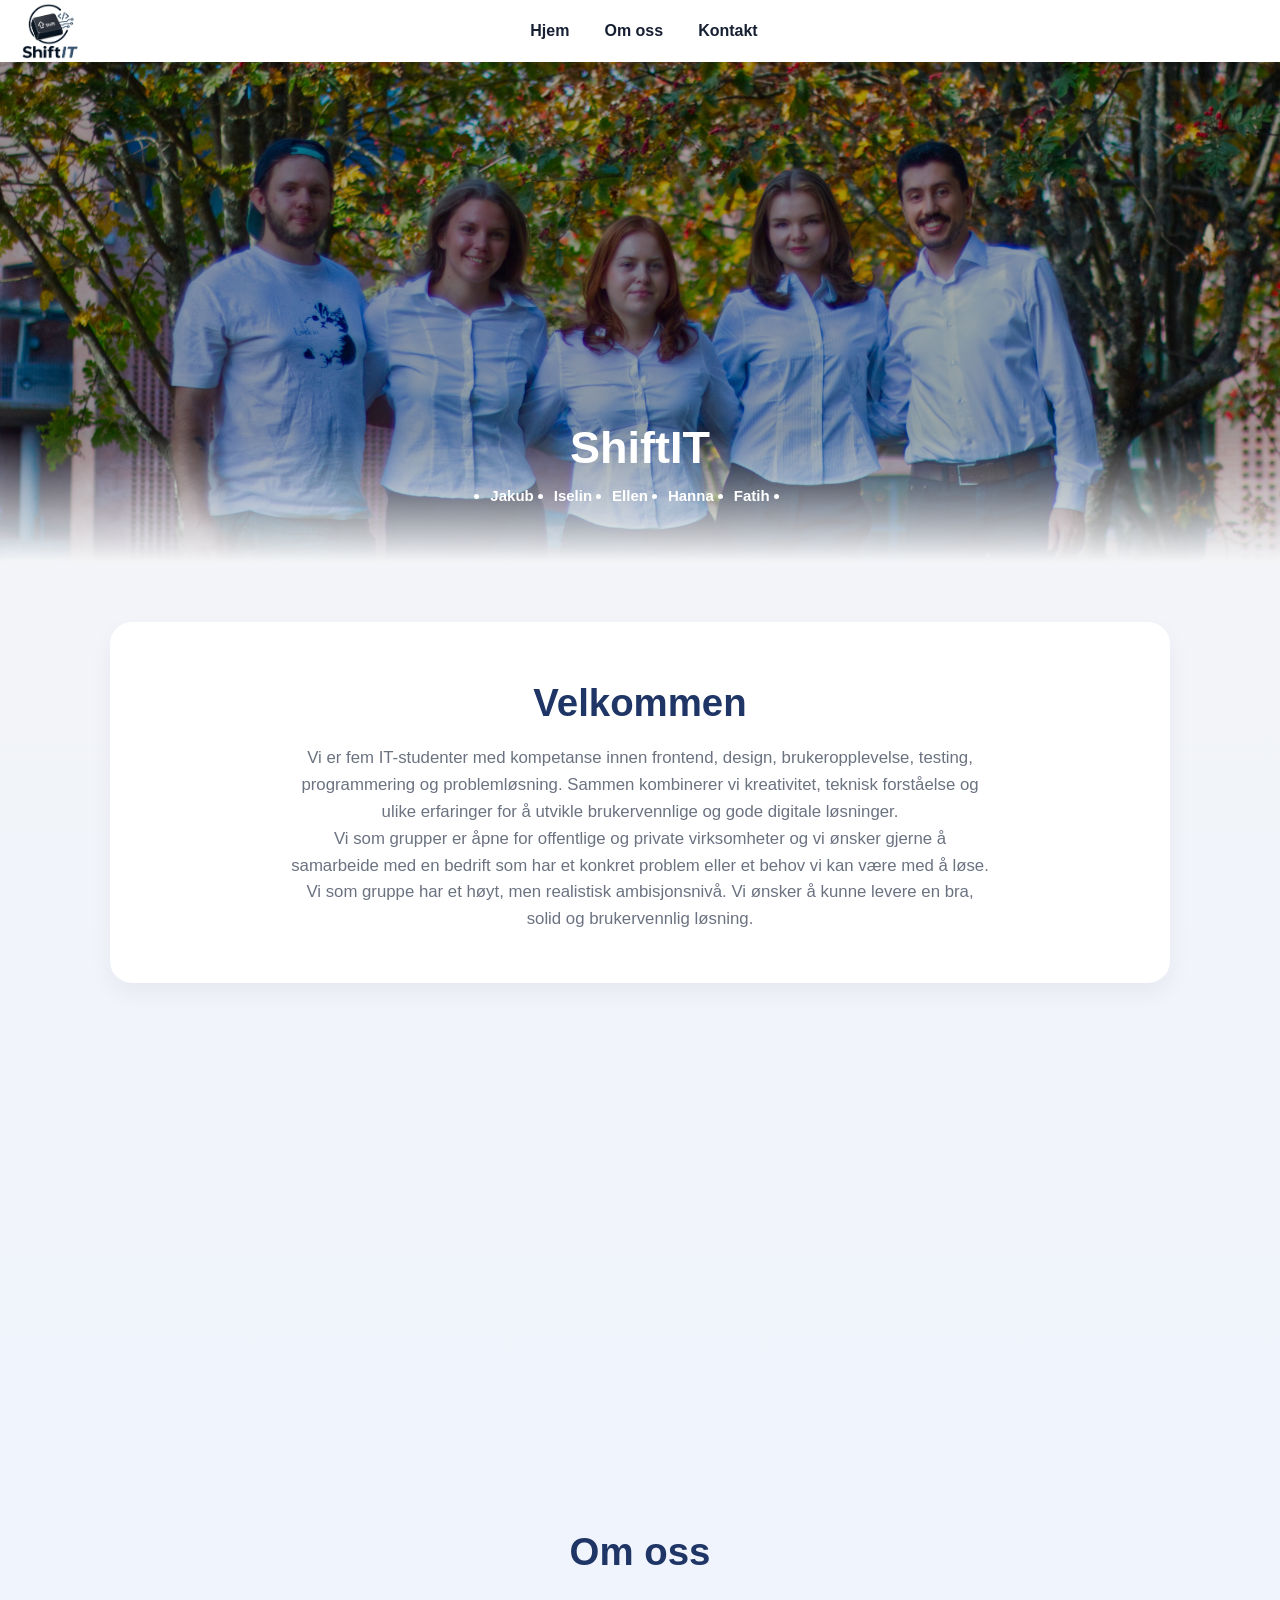
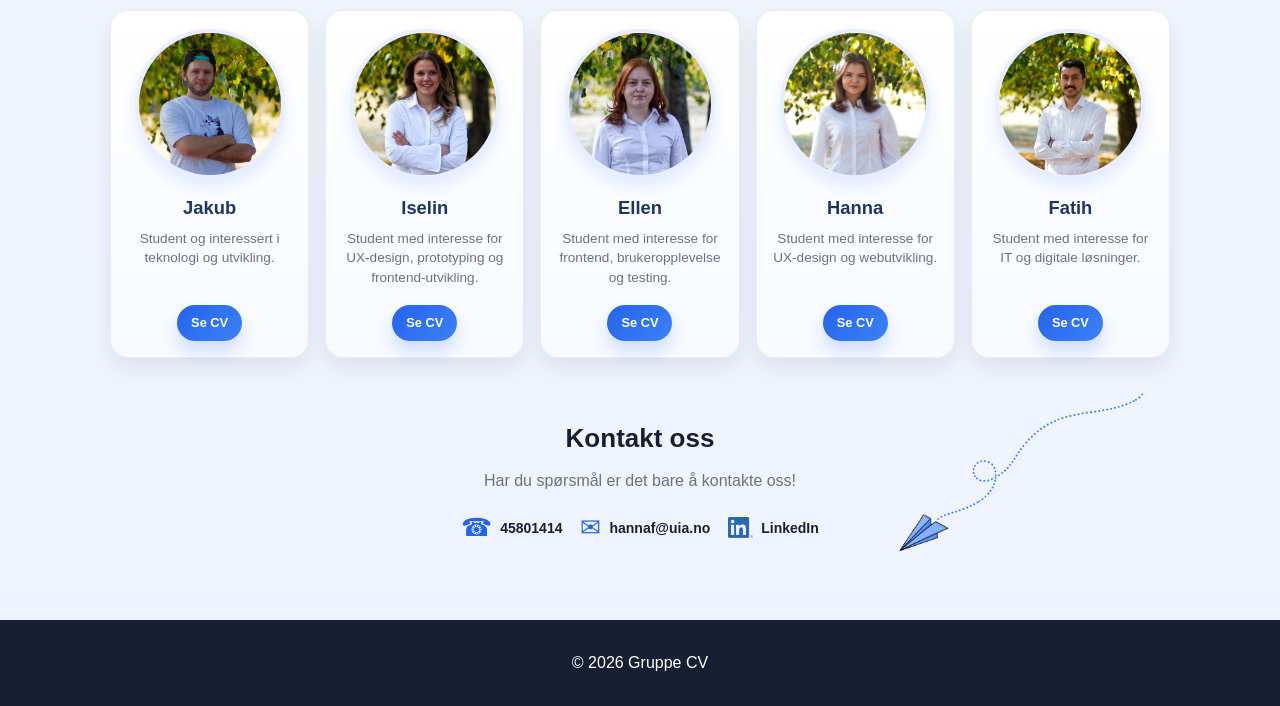
<file: index.html>
<!DOCTYPE html>
<html lang="no">
<head>
    <meta charset="UTF-8">
    <meta name="viewport" content="width=device-width, initial-scale=1.0">
    <title>ShiftIT</title>
    <link rel="icon" type="image/jpeg" href="images/logo-ShiftIT.jpeg?v=7">
    <link rel="shortcut icon" type="image/jpeg" href="images/logo-ShiftIT.jpeg?v=7">
    <link rel="apple-touch-icon" href="images/logo-ShiftIT.jpeg?v=7">
    <link rel="stylesheet" href="root/style.css">
</head>
<body id="hjem">

    <nav aria-label="Hovednavigasjon">
        <img class="nav-logo" src="images/logo-ShiftIT.jpeg" alt="ShiftIT">
        <a href="#hjem">Hjem</a>
        <a href="#om-oss">Om oss</a>
        <a href="#contact">Kontakt</a>
    </nav>

    <section class="page-hero">
        <div class="hero-banner" aria-label="Gruppe CV">
            <span id="gruppenavn">ShiftIT</span>

            <ul id="group-members-bg">
                <li>Jakub</li>
                <li>Iselin</li>
                <li>Ellen</li>
                <li>Hanna</li>
                <li>Fatih</li>
                <li></li>
            </ul>
        </div>
    </section>

    <main>

        <section class="welcome-section">
            <h2>Velkommen</h2>
        
            <p>
                Vi er fem IT-studenter med kompetanse innen frontend, design, 
                brukeropplevelse, testing, programmering og problemløsning. 
                Sammen kombinerer vi kreativitet, teknisk forståelse og ulike erfaringer 
                for å utvikle brukervennlige og gode digitale løsninger.
            </p>
        
            <p>
                Vi som grupper er åpne for offentlige og private virksomheter og vi ønsker gjerne å samarbeide med en bedrift som har et konkret problem eller et behov vi kan være med å løse. 
Vi som gruppe har et høyt, men realistisk ambisjonsnivå. Vi ønsker å kunne levere en bra, solid og brukervennlig løsning. 

        </section>
        <section style="max-width: 800px; margin: 40px auto; padding: 0 20px;">
            <iframe width="100%" height="450" 
                src="https://www.youtube-nocookie.com/embed/MYUvL6rIDRw?si=BD4aIZhxPsMnX1Lg" 
                title="ShiftIT presentasjon" 
                frameborder="0" 
                allow="accelerometer; autoplay; clipboard-write; encrypted-media; gyroscope; picture-in-picture; web-share" 
                referrerpolicy="strict-origin-when-cross-origin" 
                allowfullscreen></iframe>
				
        </section>
		
		
        <section id="om-oss" class="team-section">
            <h2>Om oss</h2>
            <div class="team-grid">
                <article class="team-card">
                    <div class="team-card__image-wrap">
                        <img class="team-card__image" src="images/portraits/jakub-sq.jpg" alt="Jakub">
                    </div>
                    <div class="team-card__content">
                        <h3>Jakub</h3>
                        <p>Student og interessert i teknologi og utvikling.</p>
                        <a href="pages/Jakub.html">Se CV</a>
                    </div>
                </article>

                <article class="team-card">
                    <div class="team-card__image-wrap">
                        <img class="team-card__image" src="images/portraits/iselin.jpg" alt="Iselin">
                    </div>
                    <div class="team-card__content">
                        <h3>Iselin</h3>
                        <p>Student med interesse for UX-design, prototyping og frontend-utvikling.</p>
                        <a href="pages/Iselin.html">Se CV</a>
                    </div>
                </article>

                <article class="team-card">
                    <div class="team-card__image-wrap">
                        <img class="team-card__image" src="images/portraits/ellen-sq.jpg" alt="Ellen">
                    </div>
                    <div class="team-card__content">
                        <h3>Ellen</h3>
                        <p>Student med interesse for frontend, brukeropplevelse og testing.</p>
                        <a href="pages/Ellen.html">Se CV</a>
                    </div>
                </article>

                <article class="team-card">
                    <div class="team-card__image-wrap">
                        <img class="team-card__image" src="images/hanna-8.JPG" alt="Hanna">
                    </div>
                    <div class="team-card__content">
                        <h3>Hanna</h3>
                        <p>Student med interesse for UX-design og webutvikling.</p>
                        <a href="pages/Hanna.html">Se CV</a>
                    </div>
                </article>

                <article class="team-card">
                    <div class="team-card__image-wrap">
                        <img class="team-card__image" src="images/portraits/fatih-sq.jpg" alt="Fatih">
                    </div>
                    <div class="team-card__content">
                        <h3>Fatih</h3>
                        <p>Student med interesse for IT og digitale løsninger.</p>
                        <a href="pages/Fatih.html">Se CV</a>
                    </div>
                </article>
            </div>
        </section>

        <section id="contact" class="contact-section">  
            <h2>Kontakt oss</h2>
            <p>Har du spørsmål er det bare å kontakte oss!</p>

            <div class="contact-options">
                <a class="contact-option" href="tel:+4745801414" aria-label="Ring Hanna på telefon" title="Ring Hanna">
                    <span class="contact-icon" aria-hidden="true">&#9742;</span>
                    <span class="contact-label">45801414</span>
                </a>
                <a class="contact-option" href="mailto:hannaf@uia.no" aria-label="Send e-post til Hanna" title="Send e-post">
                    <span class="contact-icon" aria-hidden="true">&#9993;</span>
                    <span class="contact-label">hannaf@uia.no</span>
                </a>
                <a class="contact-option" href="https://www.linkedin.com/in/hanna-falang-9656ba212/" target="_blank" rel="noopener noreferrer" aria-label="Åpne Hanna sin LinkedIn-profil" title="Åpne LinkedIn">
                    <img src="images/linkedin.png" alt="" class="contact-icon contact-icon-image">
                    <span class="contact-label">LinkedIn</span>
                </a>
            </div>

            <img class="paper-plane" src="images/papirfly.png" alt="">
            
        </section>

    </main>

    <footer>
        <p>&copy; 2026 Gruppe CV</p>
    </footer>

</body>
</html>
</file>
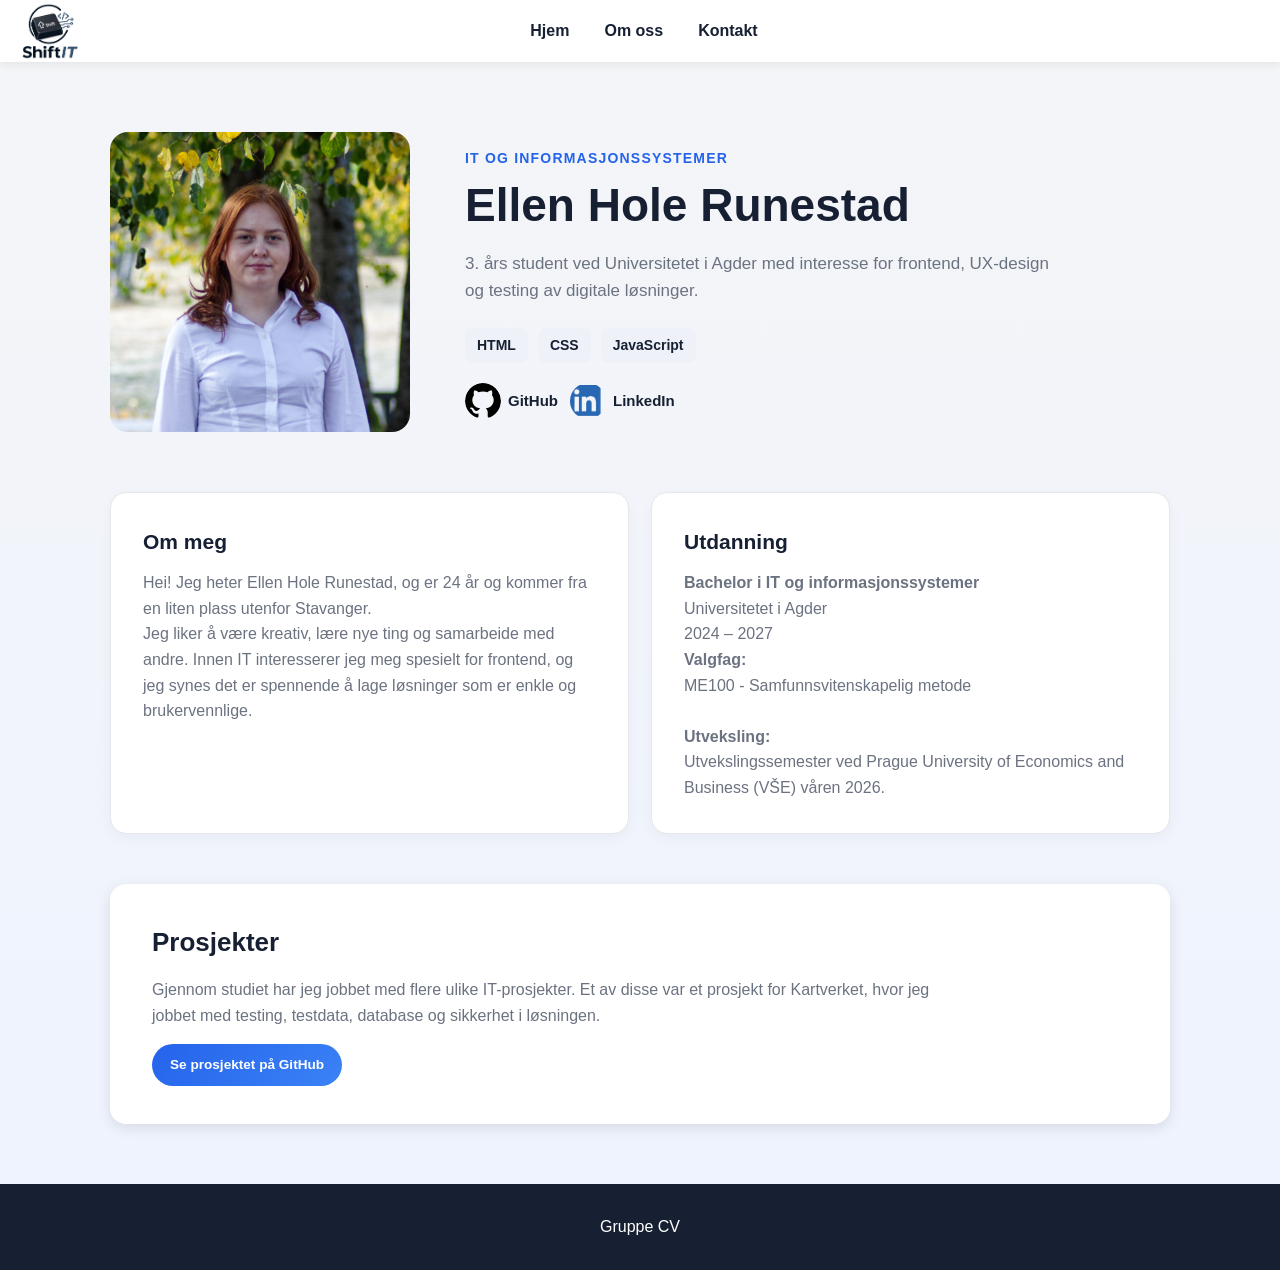
<file: pages/Ellen.html>
<!DOCTYPE html>
<html lang="no">

<head>
    <meta charset="UTF-8">
    <meta name="viewport" content="width=device-width, initial-scale=1.0">
    <link rel="stylesheet" href="../root/style.css">
    <title>Ellen Hole Runestad | Gruppe CV</title>
</head>

<body>

    <nav aria-label="Hovednavigasjon">
        <img class="nav-logo" src="../images/logo-ShiftIT.jpeg" alt="ShiftIT">
        <a href="../index.html">Hjem</a>
        <a href="../index.html#om-oss">Om oss</a>
        <a href="../index.html#contact">Kontakt</a>
    </nav>

    <main>

        <section class="profile">

            <img src="../images/portraits/ellen-sq.jpg" alt="Ellen Hole Runestad">
            <div class="profile-text">

                <p class="study">IT og informasjonssystemer</p>

                <h1> Ellen Hole Runestad</h1>

                <p>
                    3. års student ved Universitetet i Agder med interesse for frontend,
                    UX-design og testing av digitale løsninger.
                </p>
                   
                

                <div class="skills">
                    <span>HTML</span>
                    <span>CSS</span>
                    <span>JavaScript</span>
                    
                </div>
            <div class="social-links">
            <a href=https://github.com/ellenr02 target="_blank">
                <img src="../images/github.svg" alt="GitHub" style="width: 36px; height: 36px; object-fit: contain;">
                <span>GitHub</span>
            </a>
        
            <a href=https://www.linkedin.com/in/ellen-hole-r-4a0b39397/ target="_blank">
                <img src="../images/linkedin.png" alt="LinkedIn" style="width: 36px; height: 36px; object-fit: contain;">
                <span>LinkedIn</span>
            </a>
        </div>
            </div>

        </section>
       


        <section class="profile-content">

            <div class="profile-card">

                <h2>Om meg</h2>
                <p>
                    Hei! Jeg heter Ellen Hole Runestad, og er 24 år og kommer fra en liten plass utenfor Stavanger.
                </p>
                
                <p>
                    Jeg liker å være kreativ, lære nye ting og samarbeide med andre.
                    Innen IT interesserer jeg meg spesielt for frontend, og jeg synes det er
                    spennende å lage løsninger som er enkle og brukervennlige.
                </p>

            </div>


            <div class="profile-card">

                <h2>Utdanning</h2>

                <p>
                    <strong>Bachelor i IT og informasjonssystemer</strong><br>
                    Universitetet i Agder<br>
                    2024 – 2027<br>
                     <strong>Valgfag:</strong><br>
                    ME100 - Samfunnsvitenskapelig metode<br><br>
                    <strong>Utveksling:</strong><br>
                    Utvekslingssemester ved Prague University of Economics and Business (VŠE) våren 2026.
                </p>

            </div>

        </section>


        <section class="cv-section">

            <h2>Prosjekter</h2>

            <p>
                Gjennom studiet har jeg jobbet med flere ulike IT-prosjekter. 
                Et av disse var et prosjekt for Kartverket, 
                hvor jeg jobbet med testing, testdata, database og sikkerhet i løsningen.
            </p>
            <a href="https://github.com/JabirMAG/kartverket-obstacle" 
            target="_blank"
            style="display: inline-block; margin-top: 16px; color: #fff; background: linear-gradient(135deg, #2563eb, #3b82f6); text-decoration: none; font-weight: bold; padding: 10px 18px; border-radius: 999px; font-size: 0.85rem;">
             Se prosjektet på GitHub
         </a>
        </section>

    </main>


    <footer>
        <p>Gruppe CV</p>
    </footer>

</body>

</html>
</file>
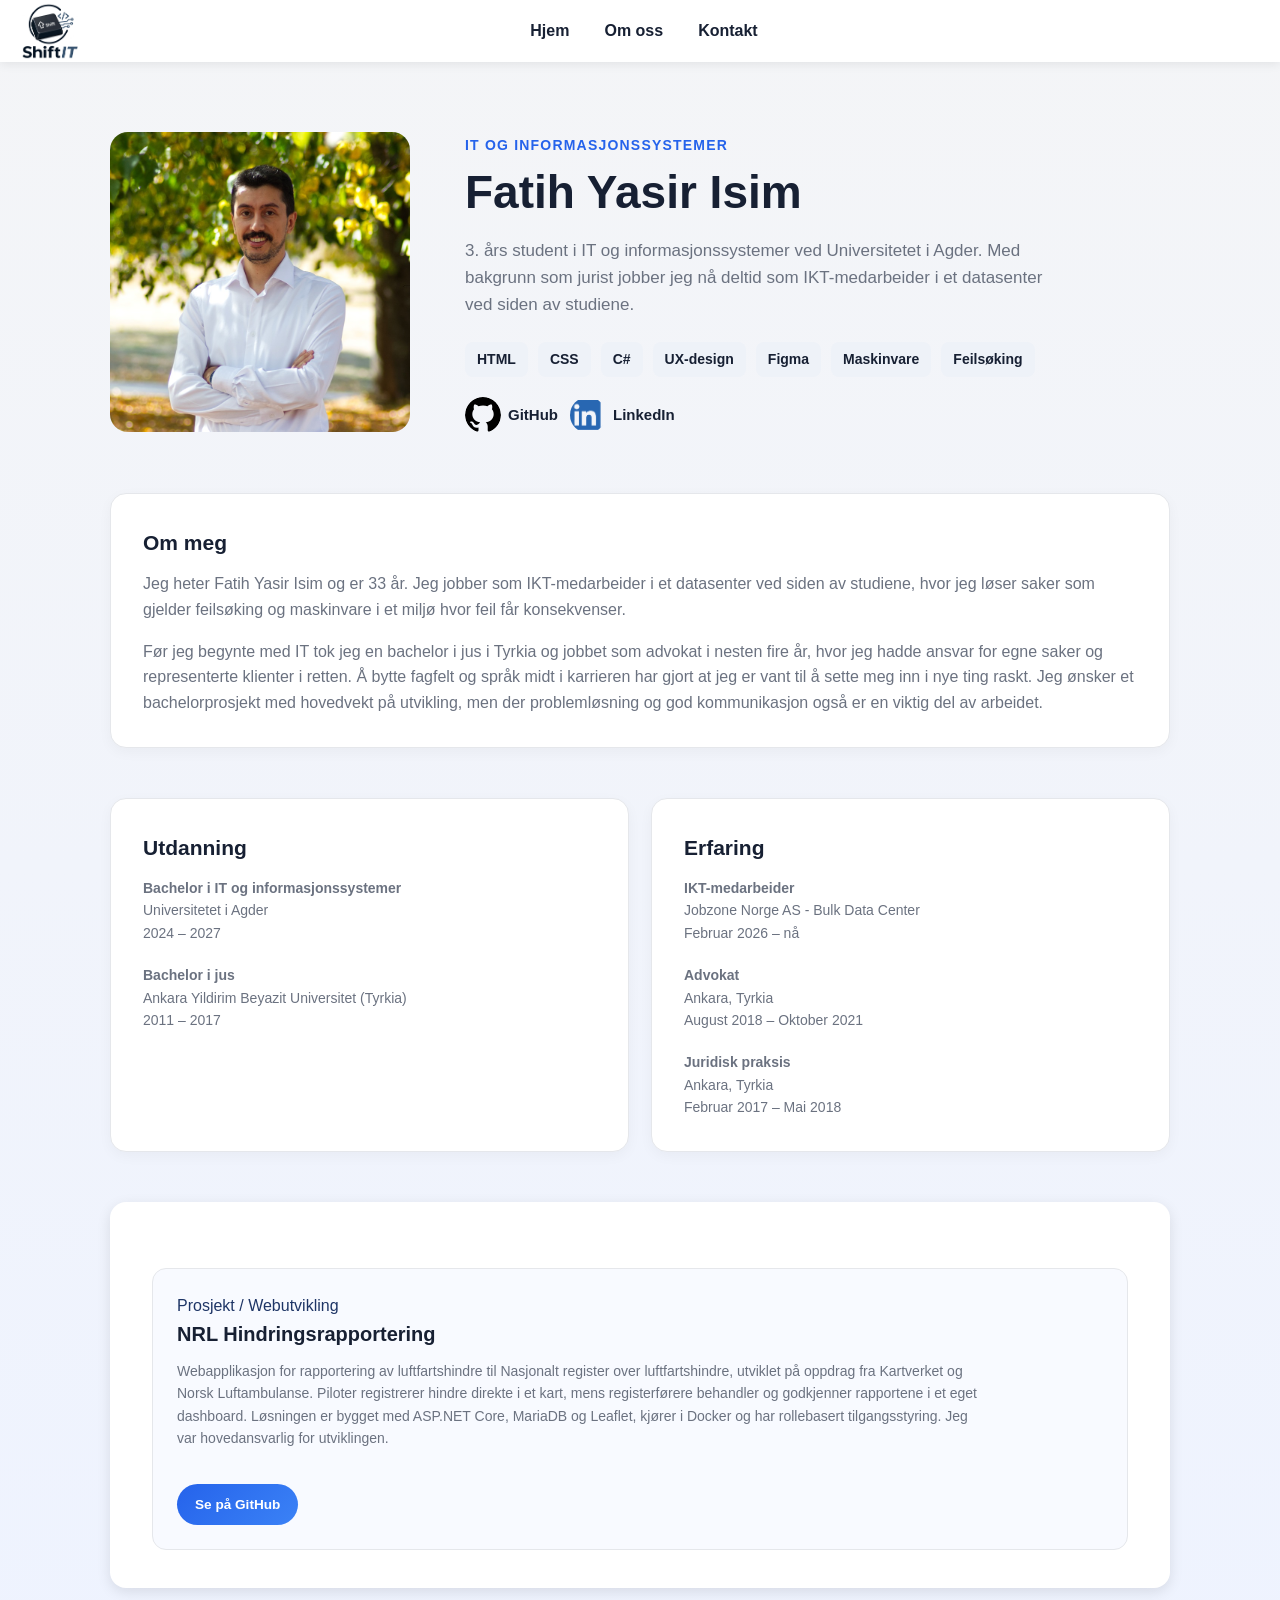
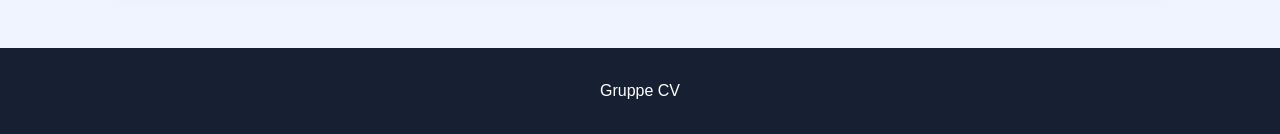
<file: pages/Fatih.html>
<!DOCTYPE html>
<html lang="no">

<head>
    <meta charset="UTF-8">
    <meta name="viewport" content="width=device-width, initial-scale=1.0">
    <link rel="stylesheet" href="../root/style.css">
    <title>Fatih Yasir Isim | Gruppe CV</title>
</head>

<body>

    <nav class="top-navigation" aria-label="Hovednavigasjon">
        <img class="nav-logo" src="../images/logo-ShiftIT.jpeg" alt="ShiftIT">
        <a href="../index.html">Hjem</a>
        <a href="../index.html#om-oss">Om oss</a>
        <a href="../index.html#contact">Kontakt</a>
    </nav>

    <main>

        <section class="profile">

            <img src="../images/fatih.jpg" alt="Fatih Yasir Isim">

            <div class="profile-text">

                <p class="study">IT og informasjonssystemer</p>

                <h1>Fatih Yasir Isim</h1>

                <p>
                    3. års student i IT og informasjonssystemer ved Universitetet i Agder.
                    Med bakgrunn som jurist jobber jeg nå deltid som IKT-medarbeider
                    i et datasenter ved siden av studiene.
                </p>

                <div class="skills">
                    <span>HTML</span>
                    <span>CSS</span>
                    <span>C#</span>
                    <span>UX-design</span>
                    <span>Figma</span>
                    <span>Maskinvare</span>
                    <span>Feilsøking</span>
                </div>

                <div class="social-links">
                    <a href="https://github.com/fatihisim" target="_blank">
                        <img src="../images/github.svg" alt="GitHub" style="width: 36px; height: 36px; object-fit: contain;">
                        <span>GitHub</span>
                    </a>
                    <a href="https://www.linkedin.com/in/fatih-yasir-isim-092a08322/" target="_blank">
                        <img src="../images/linkedin.png" alt="LinkedIn" style="width: 36px; height: 36px; object-fit: contain;">
                        <span>LinkedIn</span>
                    </a>
                </div>

        </section>


        <section class="profile-content" style="grid-template-columns: 1fr;">
        
            <div class="profile-card">
        
                <h2>Om meg</h2>
        
                <p>
                    Jeg heter Fatih Yasir Isim og er 33 år. Jeg jobber som
                    IKT-medarbeider i et datasenter ved siden av studiene, hvor jeg
                    løser saker som gjelder feilsøking og maskinvare i et miljø hvor
                    feil får konsekvenser.
                </p>
        
                <p style="margin-top: 16px;">
                    Før jeg begynte med IT tok jeg en bachelor i jus i Tyrkia og
                    jobbet som advokat i nesten fire år, hvor jeg hadde ansvar for
                    egne saker og representerte klienter i retten. Å bytte fagfelt og
                    språk midt i karrieren har gjort at jeg er vant til å sette meg
                    inn i nye ting raskt. Jeg ønsker et bachelorprosjekt med
                    hovedvekt på utvikling, men der problemløsning og god
                    kommunikasjon også er en viktig del av arbeidet.
                </p>
        
            </div>
        
        </section>
        
        
        <section class="profile-content">
        
            <div class="profile-card" style="font-size: 14px;">
        
                <h2>Utdanning</h2>
        
                <p>
                    <strong>Bachelor i IT og informasjonssystemer</strong><br>
                    Universitetet i Agder<br>
                    2024 – 2027
                </p>
        
                <p style="margin-top: 20px;">
                    <strong>Bachelor i jus</strong><br>
                    Ankara Yildirim Beyazit Universitet (Tyrkia)<br>
                    2011 – 2017
                </p>
        
            </div>
        
            <div class="profile-card" style="font-size: 14px;">
        
                <h2>Erfaring</h2>
        
                <p>
                    <strong>IKT-medarbeider</strong><br>
                    Jobzone Norge AS - Bulk Data Center<br>
                    Februar 2026 – nå
                </p>
        
                <p style="margin-top: 20px;">
                    <strong>Advokat</strong><br>
                    Ankara, Tyrkia<br>
                    August 2018 – Oktober 2021
                </p>
        
                <p style="margin-top: 20px;">
                    <strong>Juridisk praksis</strong><br>
                    Ankara, Tyrkia<br>
                    Februar 2017 – Mai 2018
                </p>
        
            </div>

        </section>

        <section class="cv-section">
        
            <div class="project-grid" style="grid-template-columns: 1fr;">
        
                <article class="project-card">
                    <div class="project-content">
                        <span>Prosjekt / Webutvikling</span>
                        <h3>NRL Hindringsrapportering</h3>
                        <p>
                            Webapplikasjon for rapportering av luftfartshindre til Nasjonalt
                            register over luftfartshindre, utviklet på oppdrag fra Kartverket
                            og Norsk Luftambulanse. Piloter registrerer hindre direkte i et
                            kart, mens registerførere behandler og godkjenner rapportene i
                            et eget dashboard. Løsningen er bygget med ASP.NET Core, MariaDB
                            og Leaflet, kjører i Docker og har rollebasert tilgangsstyring.
                            Jeg var hovedansvarlig for utviklingen.
                        </p>
                        <a href="https://github.com/fatihisim/IS-202-Programmeringsprosjekt-Gruppe17" target="_blank"
                            style="display: inline-block; margin-top: 16px; color: #fff; background: linear-gradient(135deg, #2563eb, #3b82f6); text-decoration: none; font-weight: bold; padding: 10px 18px; border-radius: 999px; font-size: 0.85rem;">
                            Se på GitHub
                        </a>
                    </div>
                </article>
        
            </div>
        
        </section>

    </main>


    <footer>
        <p>Gruppe CV</p>
    </footer>

</body>

</html>
</file>
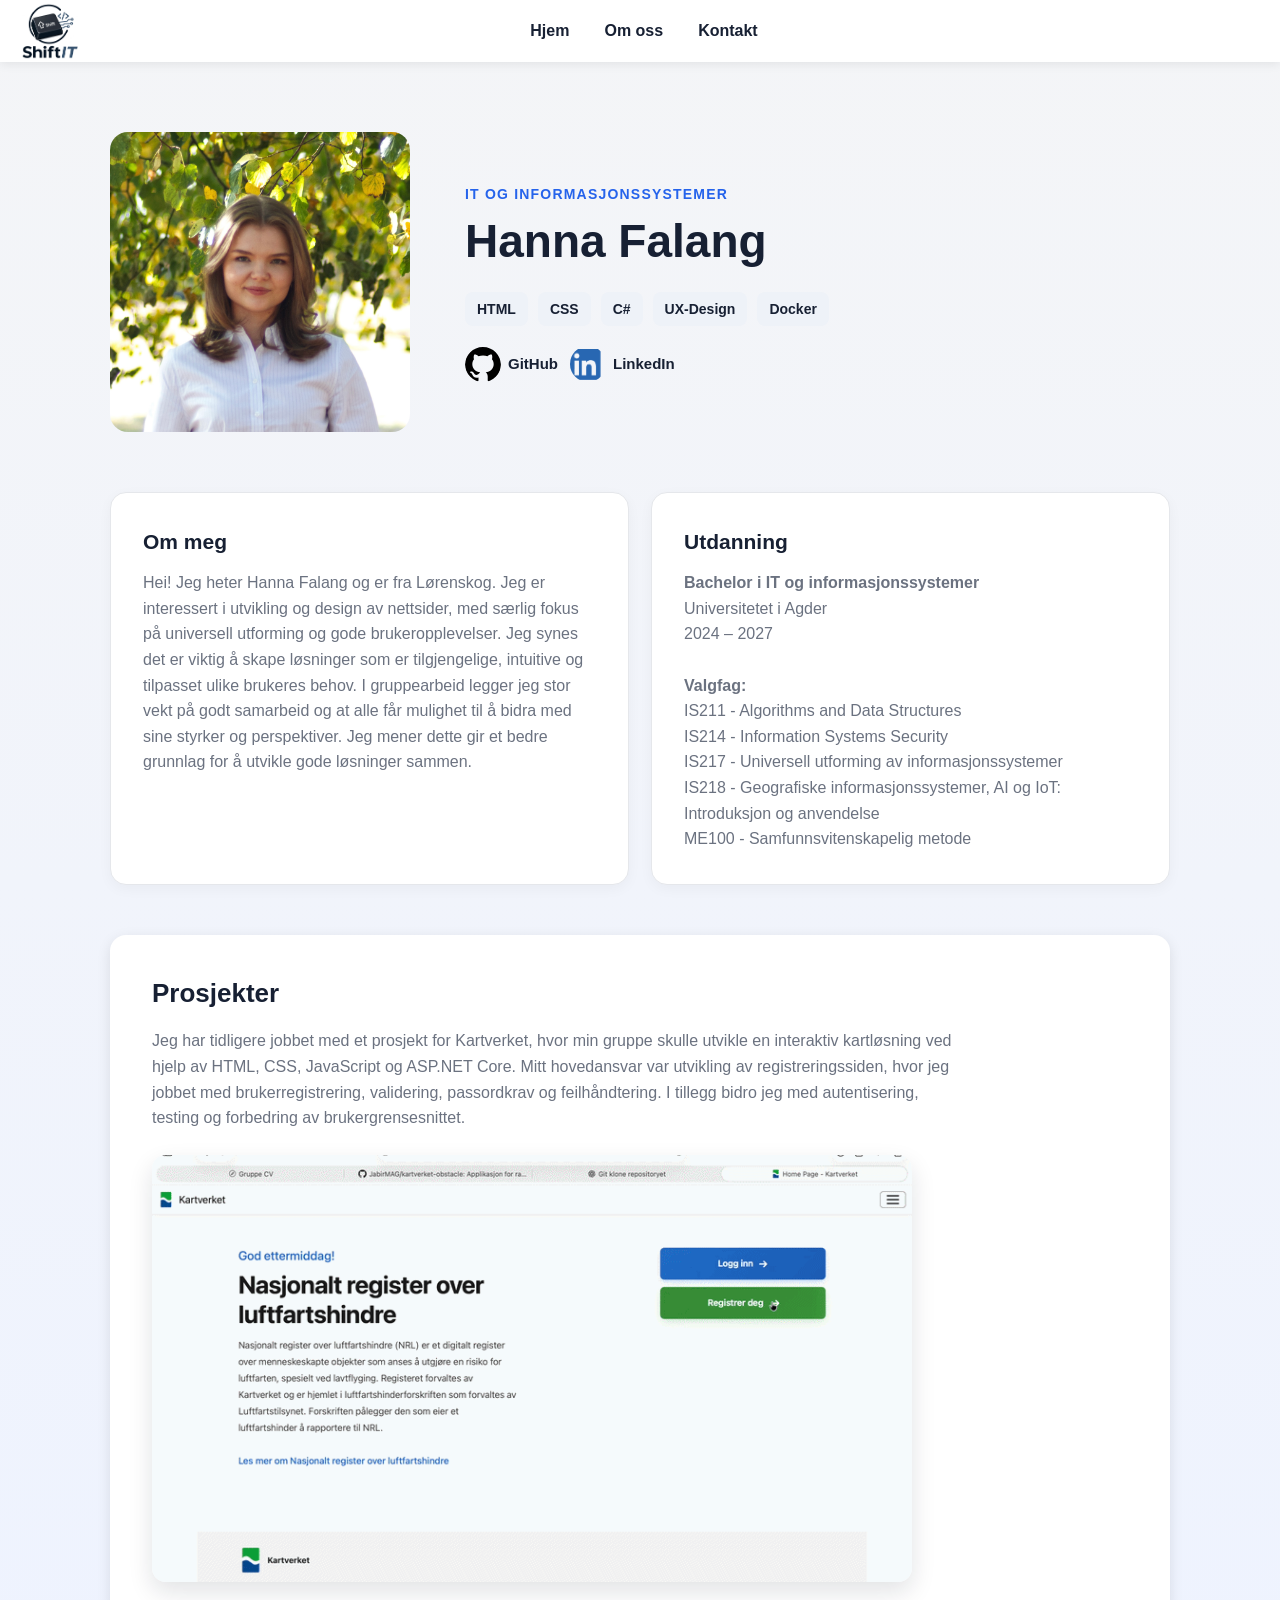
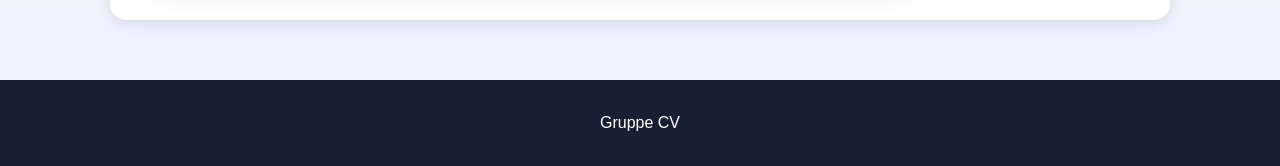
<file: pages/Hanna.html>
<!DOCTYPE html>
<html lang="no">

<head>
    <meta charset="UTF-8">
    <meta name="viewport" content="width=device-width, initial-scale=1.0">
    <link rel="stylesheet" href="../root/style.css">
    <title>Hanna Falang | Gruppe CV</title>
</head>

<body class="hanna-page">

    <nav aria-label="Hovednavigasjon">
        <img class="nav-logo" src="../images/logo-ShiftIT.jpeg" alt="ShiftIT">
        <a href="../index.html">Hjem</a>
        <a href="../index.html#om-oss">Om oss</a>
        <a href="../index.html#contact">Kontakt</a>
    </nav>

    <main>

        <section class="profile">

            <img src="../images/Hanna.jpg" alt="Hanna Falang">

            <div class="profile-text">

                <p class="study">IT og informasjonssystemer</p>

                <h1>Hanna Falang</h1>

                <p>
                   
                </p>

                <div class="skills">
                    <span>HTML</span>
                    <span>CSS</span>
                    <span>C#</span>
                    <span>UX-Design</span>
                    <span>Docker</span>

                    
                </div>
                 <div class="social-links">
            <a href="https://github.com/hannafalang" target="_blank">
                <img src="../images/github.svg" alt="GitHub" style="width: 36px; height: 36px; object-fit: contain;">
                <span>GitHub</span>
            </a>
        
            <a href="https://www.linkedin.com/in/hanna-falang-9656ba212/" target="_blank">
                <img src="../images/linkedin.png" alt="LinkedIn" style="width: 36px; height: 36px; object-fit: contain;">
                <span>LinkedIn</span>
            </a>
        </div>

            </div>

        </section>
        
       


        <section class="profile-content">

            <div class="profile-card">

                <h2>Om meg</h2>

                <p>
                  Hei! Jeg heter Hanna Falang og er fra Lørenskog. 
                  Jeg er interessert i utvikling og design av nettsider, 
                  med særlig fokus på universell utforming og gode brukeropplevelser. 
                  Jeg synes det er viktig å skape løsninger som er tilgjengelige, 
                  intuitive og tilpasset ulike brukeres behov. I gruppearbeid legger jeg stor vekt på 
                  godt samarbeid og at alle får mulighet til å bidra med sine styrker og perspektiver. 
                  Jeg mener dette gir et bedre grunnlag for å utvikle gode løsninger sammen.
                </p>

                <p>
                    
                </p>

            </div>


            <div class="profile-card">

                <h2>Utdanning</h2>

                <p>
                    <strong>Bachelor i IT og informasjonssystemer</strong><br>
                    Universitetet i Agder<br>
                    2024 – 2027<br><br>
                    <strong>Valgfag:</strong><br>
                    IS211 - Algorithms and Data Structures<br>
                    IS214 - Information Systems Security<br>
                    IS217 - Universell utforming av informasjonssystemer<br>
                    IS218 - Geografiske informasjonssystemer, AI og IoT: Introduksjon og anvendelse<br>
                    ME100 - Samfunnsvitenskapelig metode
                </p>

            </div>

        </section>


        <section class="cv-section">

            <h2>Prosjekter</h2>

            <p>
                Jeg har tidligere jobbet med et prosjekt for Kartverket, 
                hvor min gruppe skulle utvikle en interaktiv kartløsning ved hjelp av HTML, 
                CSS, JavaScript og ASP.NET Core. Mitt hovedansvar var utvikling av 
                registreringssiden, hvor jeg jobbet med brukerregistrering, validering, 
                passordkrav og feilhåndtering. I tillegg bidro jeg med autentisering, 
                testing og forbedring av brukergrensesnittet.
            </p>

            <img
                src="../gif/hanna-kartverket.gif"
                alt="Kartverket prosjekt GIF"
                style="width: 100%; max-width: 760px; margin-top: 24px; border-radius: 14px; display: block; box-shadow: 0 10px 24px rgba(15, 23, 42, 0.12);"
            >

        </section>

    </main>


    <footer>
        <p>Gruppe CV</p>
    </footer>

</body>

</html>
</file>
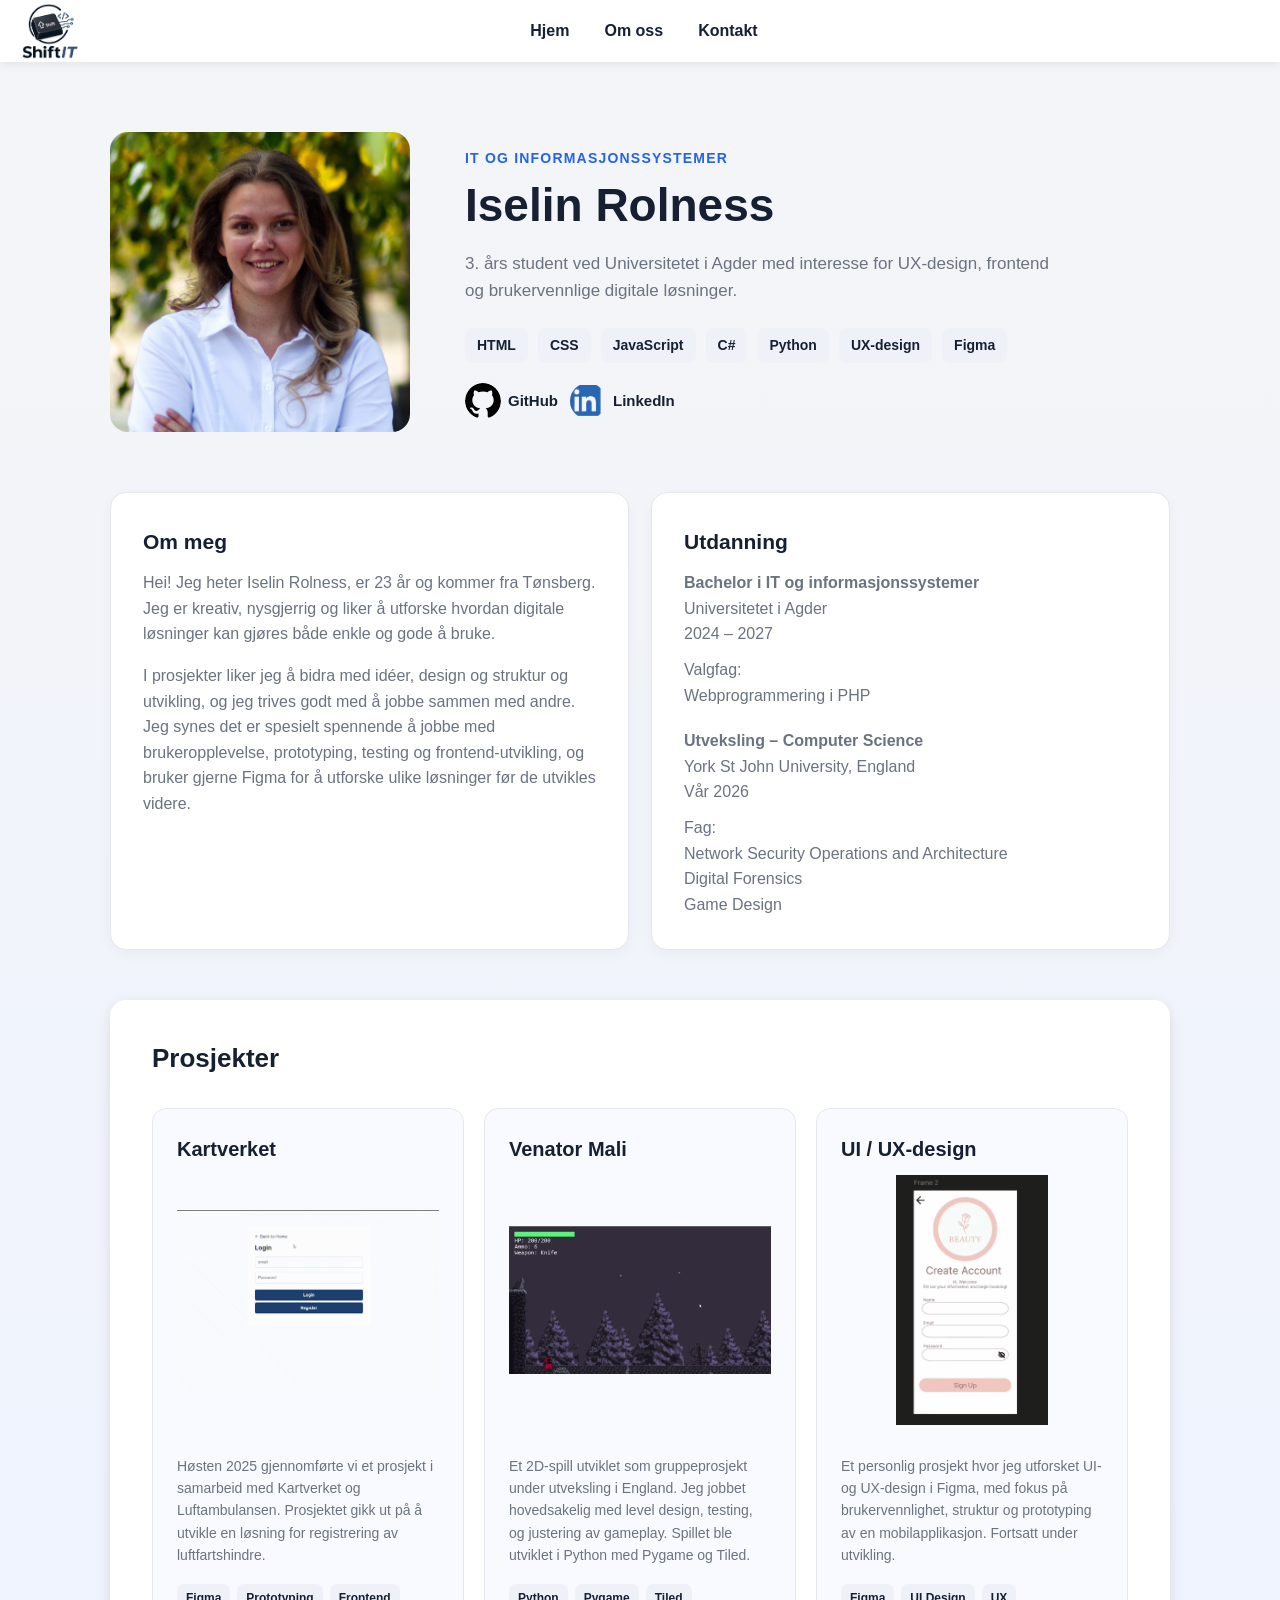
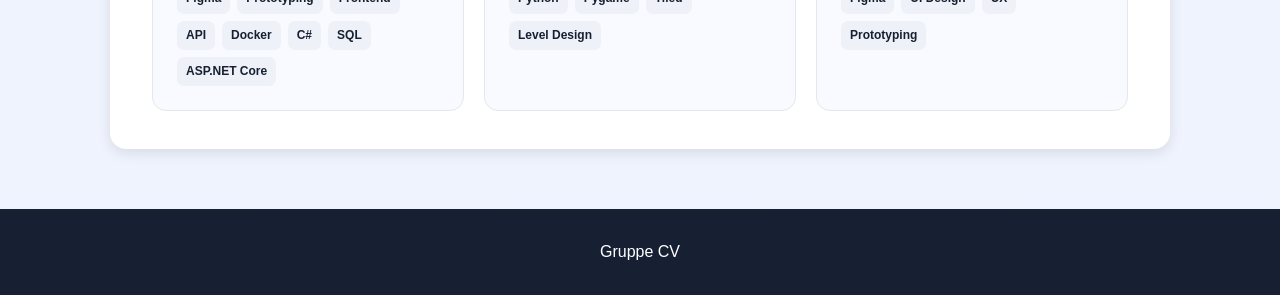
<file: pages/Iselin.html>
<!DOCTYPE html>
<html lang="no">

<head>
    <meta charset="UTF-8">
    <meta name="viewport" content="width=device-width, initial-scale=1.0">
    <link rel="stylesheet" href="../root/style.css">
    <title>Iselin Rolness | Gruppe CV</title>
</head>

<body>

    <nav aria-label="Hovednavigasjon">
        <img class="nav-logo" src="../images/logo-ShiftIT.jpeg" alt="ShiftIT">
        <a href="../index.html">Hjem</a>
        <a href="../index.html#om-oss">Om oss</a>
        <a href="../index.html#contact">Kontakt</a>
    </nav>

    <main>

        <section class="profile">

            <img class="profile-image" src="../images/iselin_profile.jpg" alt="Iselin Rolness">

            <div class="profile-text">

                <p class="study">IT og informasjonssystemer</p>

                <h1>Iselin Rolness</h1>

                <p>
                    3. års student ved Universitetet i Agder med interesse for
                    UX-design, frontend og brukervennlige digitale løsninger.
                </p>

                <div class="skills">
                    <span>HTML</span>
                    <span>CSS</span>
                    <span>JavaScript</span>
                    <span>C#</span>
                    <span>Python</span>
                    <span>UX-design</span>
                    <span>Figma</span>
                </div>

                <div class="social-links">

                <a href="https://github.com/Itsiselin" target="_blank"  rel="noopener noreferrer">
                    <img src="../images/github.svg" alt="GitHub">
                    <span>GitHub</span>
                </a>

                <a href="https://www.linkedin.com/in/iselin-rolness-8488b4339/" target="_blank" rel="noopener noreferrer">
                    <img src="../images/linkedin.png" alt="LinkedIn">
                    <span>LinkedIn</span>
                </a>

            </div>
    </div>
      

           
            

        </section>
        
       

   <section class="profile-content">

    <div class="profile-card">

        <h2>Om meg</h2>

        <p>
            Hei! Jeg heter Iselin Rolness, er 23 år og kommer fra Tønsberg.
            Jeg er kreativ, nysgjerrig og liker å utforske hvordan digitale løsninger
            kan gjøres både enkle og gode å bruke.
        </p>

        <p style="margin-top: 16px;">
            I prosjekter liker jeg å bidra med idéer, design og struktur og utvikling, og jeg trives
            godt med å jobbe sammen med andre. <br> Jeg synes det er spesielt spennende
            å jobbe med brukeropplevelse, prototyping, testing og frontend-utvikling, og bruker gjerne
            Figma for å utforske ulike løsninger før de utvikles videre.
        </p>

    </div>


    <div class="profile-card">

        <h2>Utdanning</h2>

        <p>
            <strong>Bachelor i IT og informasjonssystemer</strong><br>
            Universitetet i Agder<br>
            2024 – 2027
        </p>

        <p style="margin-top: 10px;">Valgfag:
            <br>
            Webprogrammering i PHP
        </p>

        <p style="margin-top: 20px;">
            <strong>Utveksling – Computer Science</strong><br>
            York St John University, England<br>
            Vår 2026
        </p>

        <p style="margin-top: 10px;">Fag:
            <br>
            Network Security Operations and Architecture<br>
            Digital Forensics<br>
            Game Design
    </p>

    </div>

</section>


        <section class="cv-section">

    <h2>Prosjekter</h2>

    <div class="project-grid">

        <article class="project-card">
                <h3>Kartverket</h3>
                <div class="project-image-wrap">
            <img class="kartverket-img" src="../gif/kartverket.gif" alt="Kartverket">
            </div>
            <p> 
            Høsten 2025 gjennomførte vi et prosjekt i samarbeid med Kartverket
            og Luftambulansen. Prosjektet gikk ut på å utvikle en løsning
            for registrering av luftfartshindre.
            </p>


            <div class="project-tags">
                <span>Figma</span>
                <span>Prototyping</span>
                <span>Frontend</span>
                <span>API</span>
                <span>Docker</span>
                <span>C#</span>
                <span>SQL</span>
                <span>ASP.NET Core</span>
            </div>
        </article>

        <article class="project-card">
            <h3>Venator Mali</h3>
            <img src="../gif/Game.gif" alt="Venator Mali">
            <p>
                Et 2D-spill utviklet som gruppeprosjekt under utveksling i England.
                Jeg jobbet hovedsakelig med level design, testing, og justering av gameplay. 
                Spillet ble utviklet i Python med Pygame og Tiled.
            </p>

            <div class="project-tags">
                <span>Python</span>
                <span>Pygame</span>
                <span>Tiled</span>
                <span>Level Design</span>
            </div>
        </article>

        <article class="project-card">
            <h3>UI / UX-design</h3>
            <img src="../gif/Figma.gif" alt="Figma Prototype">
            <p> 
                Et personlig prosjekt hvor jeg utforsket UI- og UX-design i Figma,
                med fokus på brukervennlighet, struktur og prototyping av en mobilapplikasjon. Fortsatt under utvikling.
            </p>

            <div class="project-tags">
                <span>Figma</span>
                <span>UI Design</span>
                <span>UX</span>
                <span>Prototyping</span>
            </div>
        </article>

    </div>

</section>

    </main>


    <footer>
        <p>Gruppe CV</p>
    </footer>

</body>

</html>
</file>
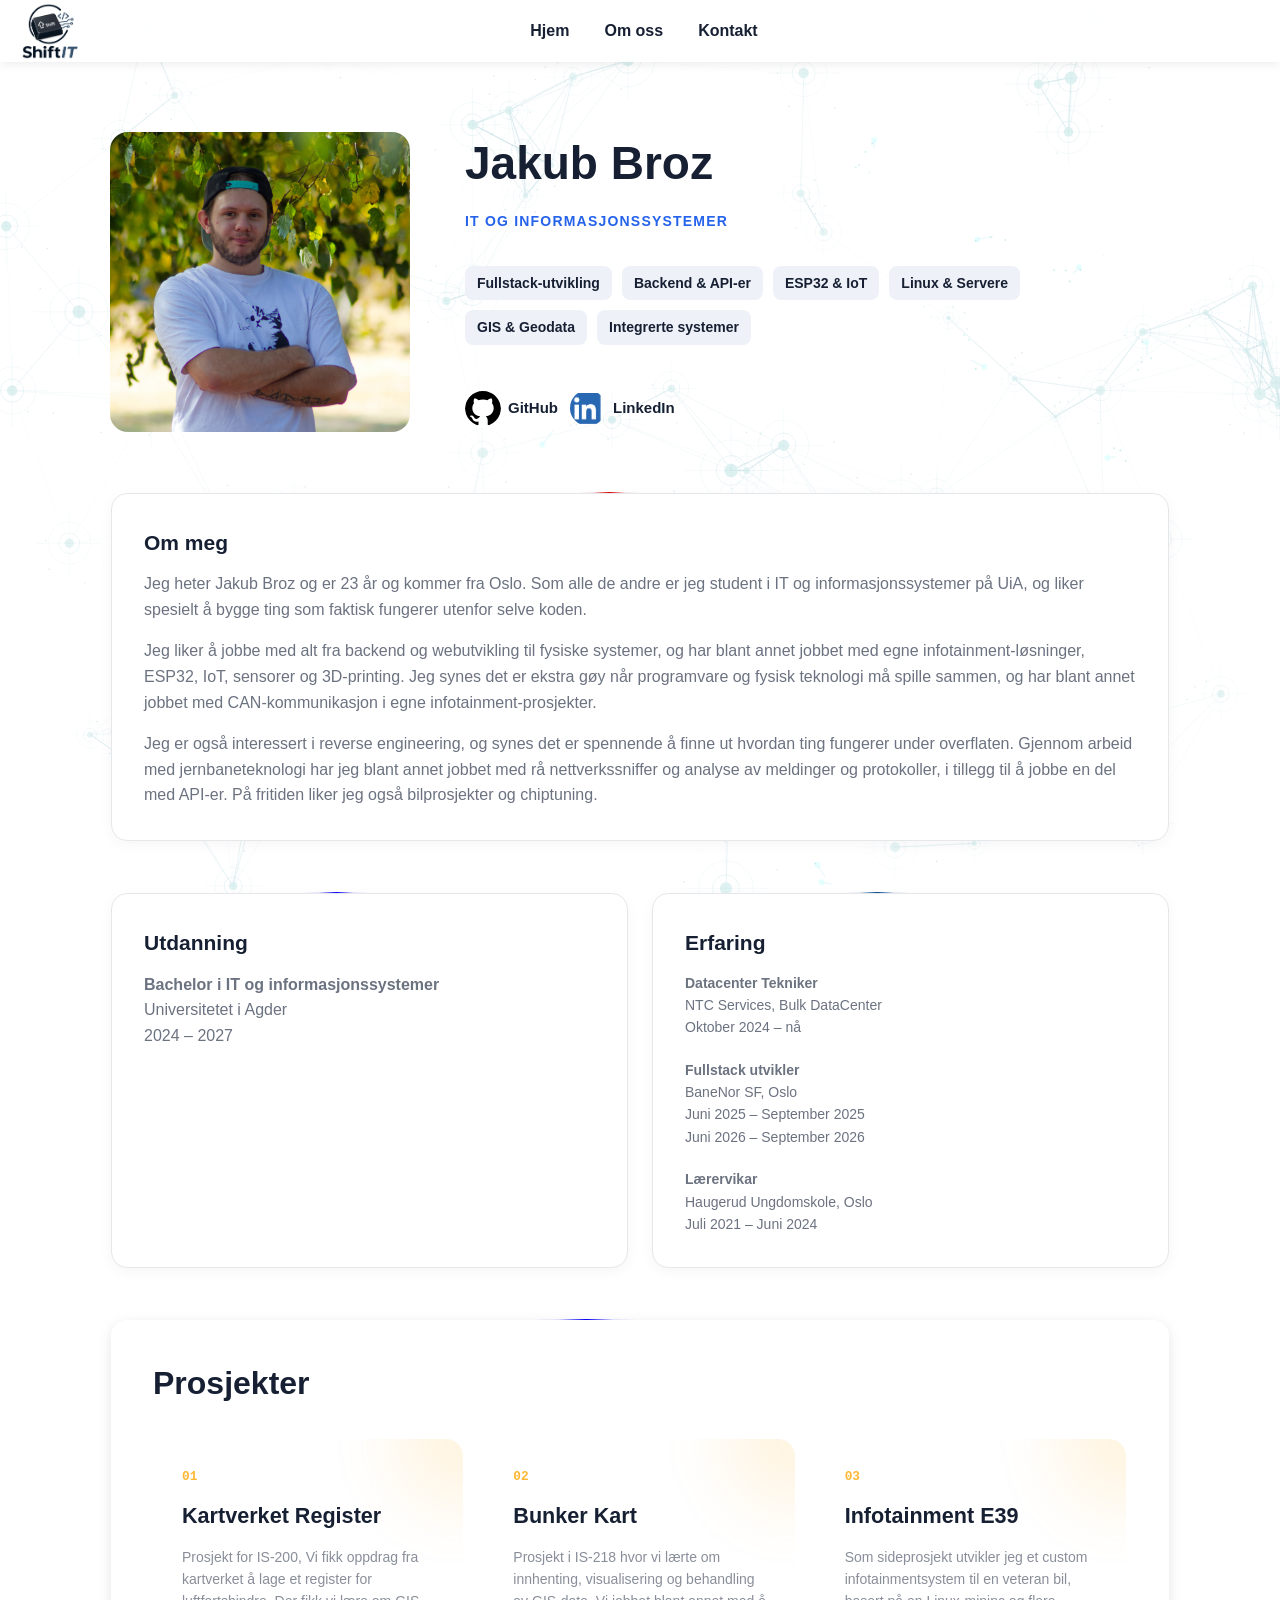
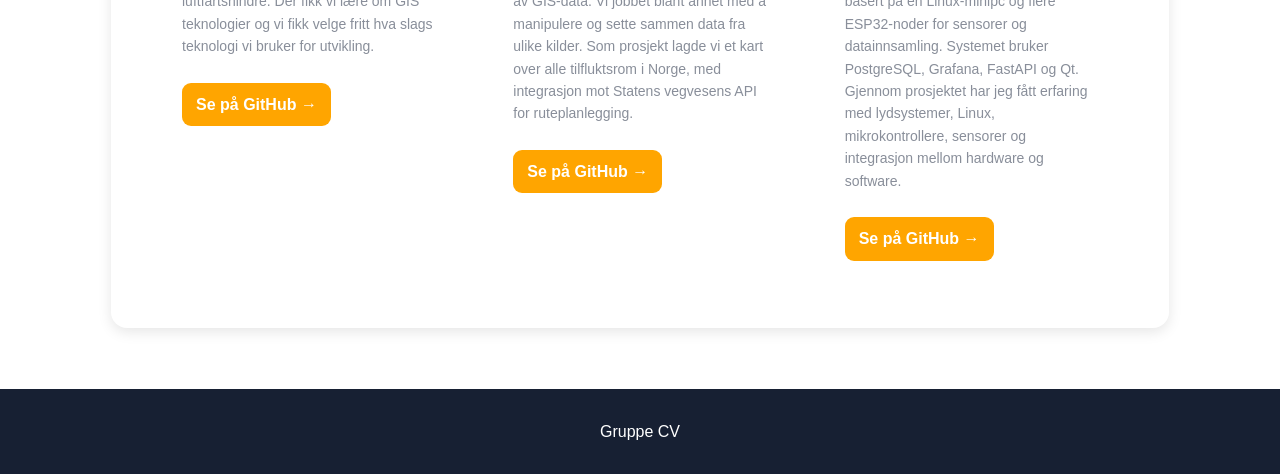
<file: pages/Jakub.html>
<!DOCTYPE html>
<html lang="no">

<head>
    <meta charset="UTF-8">
    <meta name="viewport" content="width=device-width, initial-scale=1.0">
    <link rel="stylesheet" href="../root/style.css">
    <title>Jakub Broz | Gruppe CV</title>
</head>

<body>

    <nav aria-label="Hovednavigasjon">
		<img class="nav-logo" src="../images/logo-ShiftIT.jpeg" alt="ShiftIT">
        <a href="../index.html">Hjem</a>
        <a href="../index.html#om-oss">Om oss</a>
		<a href="../index.html#contact">Kontakt</a>
    </nav>

    <main>

        <section class="profile">

            <img src="../images/portraits/jakub-sq.jpg" alt="Iselin Rolness">

            <div class="profile-text">
				<h1>Jakub Broz</h1>
                <p class="study">IT og informasjonssystemer</p>

                <h1></h1>

                <p>
                   
                </p>

                <div class="skills">
					<span>Fullstack-utvikling</span>
					<span>Backend & API-er</span>
					<span>ESP32 & IoT</span>
					<span>Linux & Servere</span>
					<span>GIS & Geodata</span>
					<span>Integrerte systemer</span>
					
				</div>
				<br>
				<div class="social-links">
					

					<a href="https://github.com/J6kub">
						<img src="../images/github.svg" alt="GitHub">
						<span>GitHub</span>

						<a href="https://www.linkedin.com/in/jakub-broz-5860bb350/">
						<img src="../images/linkedin.png" alt="LinkedIn">
						<span>LinkedIn</span>
					</a>
					</a>
				</div>

            </div>

        </section>
        
       
		<section class="profile-content" style="grid-template-columns: 1fr;">
			<div class="animated-border"
			 style="
				--border-color: #e20000;
				--border-speed: 4s;
				--border-offset: 0deg;
			 ">
            <div class="profile-card">
        
                <h2>Om meg</h2>
        
                <p> Jeg heter Jakub Broz og er <span id='dynamicAge'>23</span> år og kommer fra Oslo. Som alle de andre er jeg student i IT og informasjonssystemer på UiA, og liker spesielt å bygge ting som faktisk fungerer utenfor selve koden. </p>

				<p style="margin-top: 16px;"> Jeg liker å jobbe med alt fra backend og webutvikling til fysiske systemer, og har blant annet jobbet med egne infotainment-løsninger, ESP32, IoT, sensorer og 3D-printing. Jeg synes det er ekstra gøy når programvare og fysisk teknologi må spille sammen, og har blant annet jobbet med CAN-kommunikasjon i egne infotainment-prosjekter. </p>

				<p style="margin-top: 16px;"> Jeg er også interessert i reverse engineering, og synes det er spennende å finne ut hvordan ting fungerer under overflaten. Gjennom arbeid med jernbaneteknologi har jeg blant annet jobbet med rå nettverkssniffer og analyse av meldinger og protokoller, i tillegg til å jobbe en del med API-er. På fritiden liker jeg også bilprosjekter og chiptuning. </p>
        
            </div></div>
        
        </section>

        <section class="profile-content" >
			
            

				<div class="animated-border"
				 style="
					--border-color: #0800fc;
					--border-speed: 10s;
					--border-offset: 0deg;
				 ">
            <div class="profile-card" style="height:100%">
				
					<h2>Utdanning</h2>

					<p>
						<strong>Bachelor i IT og informasjonssystemer</strong><br>
						Universitetet i Agder<br>
						2024 – 2027
					</p>
				</div>
			</div>
			<div class="animated-border"
				 style="
					--border-color: #034992;
					--border-speed: 3s;
					--border-offset: 0deg;
				 ">
			<div class="profile-card" style="font-size: 14px;">
				
                <h2>Erfaring</h2>
        
                <p>
                    <strong>Datacenter Tekniker</strong><br>
                    NTC Services, Bulk DataCenter<br>
                    Oktober 2024 – nå
                </p>
        
                <p style="margin-top: 20px;">
                    <strong>Fullstack utvikler</strong><br>
                    BaneNor SF, Oslo<br>
                    Juni 2025 – September 2025<br>
                    Juni 2026 – September 2026
                </p>
        
                <p style="margin-top: 20px;">
                    <strong>Lærervikar</strong><br>
                    Haugerud Ungdomskole, Oslo<br>
                    Juli 2021 – Juni 2024
                </p>
        
            </div></div>

        </section>

		<div class="animated-border"
				 style="
					--border-color: #0800fc;
					--border-speed: 15s;
					--border-offset: 0deg;
				 ">
        <section class="cv-section projects" style="margin-bottom:0px !important; margin-top:0px !important;">

			<h2>Prosjekter</h2>

			<div class="project-grid">

				<article class="project-card">
					<div class="project-number">01</div>

					<h3>Kartverket Register</h3>

					<p>
						Prosjekt for IS-200, Vi fikk oppdrag fra kartverket å lage et register for luftfartshindre. Der fikk vi lære om GIS teknologier og vi fikk velge fritt hva slags teknologi vi bruker for utvikling.
					</p>

					<a href="https://github.com/HenellTT/KartverketRegister" target="_blank" rel="noopener noreferrer">
						Se på GitHub →
					</a>
				</article>


				<article class="project-card">
					<div class="project-number">02</div>

					<h3>Bunker Kart</h3>

					<p>Prosjekt i IS-218 hvor vi lærte om innhenting, visualisering og behandling av GIS-data. Vi jobbet blant annet med å manipulere og sette sammen data fra ulike kilder. Som prosjekt lagde vi et kart over alle tilfluktsrom i Norge, med integrasjon mot Statens vegvesens API for ruteplanlegging.
					</p>

					<a href="https://github.com/Arildb88/IS-218-GIS" target="_blank" rel="noopener noreferrer">
						Se på GitHub →
					</a>
				</article>


				<article class="project-card">
					<div class="project-number">03</div>

					<h3>Infotainment E39</h3>

					<p>Som sideprosjekt utvikler jeg et custom infotainmentsystem til en veteran bil, basert på en Linux-minipc og flere ESP32-noder for sensorer og datainnsamling. Systemet bruker PostgreSQL, Grafana, FastAPI og Qt. Gjennom prosjektet har jeg fått erfaring med lydsystemer, Linux, mikrokontrollere, sensorer og integrasjon mellom hardware og software.</p>

					<a href="https://github.com/J6kub/e39-infotainment-master" target="_blank" rel="noopener noreferrer">
						Se på GitHub →
					</a>
				</article>

			</div>

		</section></div>

    </main>


    <footer>
        <p>Gruppe CV</p>
    </footer>

</body>

<style>
    body {
        background: none !important;
        background-color: rgba(0,0,0,0) !important;
        overflow-x: hidden;
    }

    #can {
        width: 100%;
        height: 100%;
        position: fixed;
        left: 0;
        top: 0;
        z-index: -10;
        pointer-events: none;
    }

    .links {
        display: flex;
        gap: 10px;
    }

    .links a {
        display: inline-flex;
        align-items: center;
        justify-content: center;
        gap: 8px;

        transition: transform 0.2s;
    }

    .links a:hover {
        transform: scale(1.1);
    }

    .links a img {
        width: 25px;
        height: 25px;
        object-fit: contain;
        max-width: 100%;
        max-height: 100%;
        flex-shrink: 0;
    }
	/* =========================
	   PROJECTS
	========================= */

	.projects {
		margin-top: 40px;
	}

	.projects > h2 {
		font-size: 2rem;
		margin-bottom: 25px;
	}


	/* Grid */

	.project-grid {
		display: grid;
		grid-template-columns: repeat(auto-fit, minmax(260px, 1fr));
		gap: 20px;
	}


	/* Card */

	.project-card {
		position: relative;

		padding: 28px;
		min-height: 250px;

		border-radius: 18px;

		background: rgba(255, 255, 255, 0.07);
		border: 1px solid rgba(255, 255, 255, 0.15);

		backdrop-filter: blur(10px);

		overflow: hidden;

		transition:
			transform 0.25s ease,
			border-color 0.25s ease,
			box-shadow 0.25s ease;
	}


	/* Subtle glow */

	.project-card::before {
		content: "";

		position: absolute;

		width: 140px;
		height: 140px;

		top: -70px;
		right: -70px;

		border-radius: 50%;

		background: orange;

		opacity: 0.12;

		filter: blur(35px);

		transition: opacity 0.25s ease;
	}


	/* Hover */

	.project-card:hover {
		transform: translateY(-7px);

		border-color: orange;

		box-shadow:
			0 10px 30px rgba(0, 0, 0, 0.25),
			0 0 25px rgba(255, 165, 0, 0.12);
	}

	.project-card:hover::before {
		opacity: 0.25;
	}


	/* Project number */

	.project-number {
		font-family: monospace;

		font-size: 0.8rem;
		font-weight: bold;

		color: orange;

		margin-bottom: 12px;

		opacity: 0.8;
	}


	/* Title */

	.project-card h3 {
		margin: 0 0 12px;

		font-size: 1.35rem;
	}


	/* Description */

	.project-card p {
		margin: 0 0 25px;

		line-height: 1.6;

		opacity: 0.8;
	}


	/* GitHub link */

	.project-card a {
		display: inline-flex;
		align-items: center;

		padding: 9px 14px;

		border-radius: 9px;

		background: orange;
		color: white;

		text-decoration: none;
		font-weight: 600;

		transition:
			transform 0.2s ease,
			background 0.2s ease;
	}

	.project-card a:hover {
		transform: translateX(5px);
		background: #ffb52e;
	}
	
	.profile-card {
    position: relative;

    background-color: white;
    padding: 32px;
    border-radius: 16px;
    border: 1px solid #e5e7eb;
    box-shadow: 0 4px 14px rgba(0, 0, 0, 0.04);
}

.animated-border {
    --border-color: orange;
    --border-speed: 4s;
    --border-offset: 0deg;

    position: relative;
    padding: 1px;
    border-radius: 17px;

    background: conic-gradient(
        from var(--border-offset),
        transparent 0deg,
        transparent 340deg,
        color-mix(in srgb, var(--border-color) 10%, transparent) 345deg,
        var(--border-color) 350deg,
        color-mix(in srgb, var(--border-color) 10%, transparent) 355deg,
        transparent 360deg
    );

    animation: border-spin var(--border-speed) linear infinite;
}

@property --border-offset {
    syntax: "<angle>";
    initial-value: 0deg;
    inherits: false;
}

@keyframes border-spin {
    to {
        --border-offset: 360deg;
    }
}
	
</style>

<canvas id="can"></canvas>

<script>
const can = document.getElementById("can");
const ctx = can.getContext("2d");

let W, H;
let nodes = [];
let packets = [];
let sparks = [];

const NODE_COUNT = 90;
const CONNECTION_DISTANCE = 230;

function rr(min, max) {
	return Math.random() * (max - min) + min;
}

function resize() {
	W = window.innerWidth;
	H = window.innerHeight;

	can.width = W * devicePixelRatio;
	can.height = H * devicePixelRatio;

	ctx.setTransform(
		devicePixelRatio, 0,
		0, devicePixelRatio,
		0, 0
	);

	nodes = [];

	for (let i = 0; i < NODE_COUNT; i++) {
		nodes.push(new Node());
	}
}


/* =========================================================
   UNHINGED NODE
========================================================= */

class Node {

	constructor() {

		this.x = rr(0, W);
		this.y = rr(0, H);

		this.vx = rr(-0.35, 0.35);
		this.vy = rr(-0.35, 0.35);

		this.size = rr(2, 5);

		this.phase = rr(0, Math.PI * 2);

		this.glitch = 0;

		this.type = Math.floor(rr(0, 5));

		this.connections = [];
	}

	update() {

		this.phase += 0.025;

		this.x += this.vx;
		this.y += this.vy;

		/*
		 * Random violent correction.
		 * The node has no idea where it is.
		 */

		if (Math.random() < 0.004) {
			this.vx += rr(-1.5, 1.5);
			this.vy += rr(-1.5, 1.5);
			this.glitch = 15;
		}

		/*
		 * Slowly 
		 */

		this.vx *= 0.995;
		this.vy *= 0.995;

		/*
		 * Wrap around the screen edges.
		 */

		if (this.x < -100) this.x = W + 100;
		if (this.x > W + 100) this.x = -100;

		if (this.y < -100) this.y = H + 100;
		if (this.y > H + 100) this.y = -100;

		if (this.glitch > 0)
			this.glitch--;
	}

	draw() {

		const pulse =
			Math.sin(this.phase) * 0.5 + 0.5;

		const r =
			this.size +
			pulse * 2 +
			(this.glitch ? rr(0, 5) : 0);

		

		ctx.beginPath();

		ctx.arc(
			this.x,
			this.y,
			r * 4.5,
			0,
			Math.PI * 2
		);

		ctx.strokeStyle =
			`rgba(170,210,220,${0.10 + pulse * 0.08})`;

		ctx.lineWidth = 0.7;

		ctx.stroke();


		/*
		 * SECONDARY RING
		 */

		ctx.beginPath();

		ctx.arc(
			this.x,
			this.y,
			r * 2.2,
			0,
			Math.PI * 2
		);

		ctx.strokeStyle =
			`rgba(190,220,225,${0.18 + pulse * 0.12})`;

		ctx.lineWidth = 1;

		ctx.stroke();


		/*
		 * CORE
		 */

		ctx.beginPath();

		ctx.arc(
			this.x,
			this.y,
			r,
			0,
			Math.PI * 2
		);

		ctx.fillStyle =
			`rgba(220,240,240,${0.65 + pulse * 0.3})`;

		ctx.fill();


		/*
		 * CROSSHAIR
		 */

		const cross = r * 7;

		ctx.beginPath();

		ctx.moveTo(this.x - cross, this.y);
		ctx.lineTo(this.x + cross, this.y);

		ctx.moveTo(this.x, this.y - cross);
		ctx.lineTo(this.x, this.y + cross);

		ctx.strokeStyle =
			`rgba(150,200,210,${0.08 + pulse * 0.1})`;

		ctx.lineWidth = 0.5;

		ctx.stroke();


		/*
		 * RANDOM ORBITING PARTICLES
		 */

		for (let i = 0; i < 3; i++) {

			const angle =
				this.phase * (i + 1) +
				i * 2;

			const distance =
				r * (5 + i * 2);

			const px =
				this.x +
				Math.cos(angle) * distance;

			const py =
				this.y +
				Math.sin(angle) * distance;

			ctx.beginPath();

			ctx.arc(
				px,
				py,
				0.8,
				0,
				Math.PI * 2
			);

			ctx.fillStyle =
				"rgba(190,220,225,0.55)";

			ctx.fill();
		}


		/*
		 * GLITCH LINES
		 */

		if (this.glitch > 0) {

			for (let i = 0; i < 5; i++) {

				const length = rr(10, 50);

				ctx.beginPath();

				ctx.moveTo(
					this.x + rr(-10, 10),
					this.y + rr(-10, 10)
				);

				ctx.lineTo(
					this.x + rr(-10, 10) + length,
					this.y + rr(-10, 10)
				);

				ctx.strokeStyle =
					"rgba(220,240,240,0.5)";

				ctx.stroke();
			}
		}
	}
}


/* =========================================================
   CONNECTIONS
========================================================= */

function drawConnections() {

	for (let i = 0; i < nodes.length; i++) {

		const a = nodes[i];

		for (let j = i + 1; j < nodes.length; j++) {

			const b = nodes[j];

			const dx = a.x - b.x;
			const dy = a.y - b.y;

			const distance =
				Math.sqrt(dx * dx + dy * dy);

			if (distance > CONNECTION_DISTANCE)
				continue;

			const strength =
				1 - distance / CONNECTION_DISTANCE;

			/*
			 * Main connection
			 */

			ctx.beginPath();

			ctx.moveTo(a.x, a.y);
			ctx.lineTo(b.x, b.y);

			ctx.strokeStyle =
				`rgba(140,190,200,${strength * 0.32})`;

			ctx.lineWidth =
				strength * 1.5;

			ctx.stroke();


			

			if (strength > 0.55) {

				const offset =
					Math.sin(
						performance.now() * 0.002 +
						i
					) * 4;

				ctx.beginPath();

				ctx.moveTo(
					a.x + offset,
					a.y
				);

				ctx.lineTo(
					b.x - offset,
					b.y
				);

				ctx.strokeStyle =
					`rgba(180,220,225,${strength * 0.08})`;

				ctx.stroke();
			}


			/*
			 * Random packet
			 */

			if (
				Math.random() < 0.0015 &&
				packets.length < 20
			) {
				packets.push(
					new Packet(a, b)
				);
			}
		}
	}
}


/* =========================================================
   PACKETS
========================================================= */

class Packet {

	constructor(a, b) {

		this.a = a;
		this.b = b;

		this.t = 0;

		this.speed =
			rr(0.008, 0.025);

		this.dead = false;
	}

	update() {

		this.t += this.speed;

		if (this.t >= 1)
			this.dead = true;
	}

	draw() {

		const x =
			this.a.x +
			(this.b.x - this.a.x) * this.t;

		const y =
			this.a.y +
			(this.b.y - this.a.y) * this.t;


		/*
		 * packet body
		 */

		ctx.beginPath();

		ctx.arc(
			x,
			y,
			3,
			0,
			Math.PI * 2
		);

		ctx.fillStyle =
			"rgba(230,255,255,0.9)";

		ctx.fill();


		
		ctx.beginPath();

		ctx.moveTo(
			x,
			y
		);

		ctx.lineTo(
			x -
			(this.b.x - this.a.x) * 0.08,

			y -
			(this.b.y - this.a.y) * 0.08
		);

		ctx.strokeStyle =
			"rgba(200,240,245,0.35)";

		ctx.lineWidth = 1.5;

		ctx.stroke();


		/*
		 * packet sparks
		 */

		if (Math.random() < 0.2) {

			sparks.push(
				new Spark(x, y)
			);
		}
	}
}


/* =========================================================
   SPARKS
========================================================= */

class Spark {

	constructor(x, y) {

		this.x = x;
		this.y = y;

		this.vx = rr(-1.5, 1.5);
		this.vy = rr(-1.5, 1.5);

		this.life = 1;
	}

	update() {

		this.x += this.vx;
		this.y += this.vy;

		this.life -= 0.025;
	}

	draw() {

		ctx.beginPath();

		ctx.arc(
			this.x,
			this.y,
			1,
			0,
			Math.PI * 2
		);

		ctx.fillStyle =
			`rgba(200,235,240,${this.life})`;

		ctx.fill();
	}
}


/* =========================================================
   RANDOM NUCLEAR EVENTS
========================================================= */

function randomEvent() {

	if (Math.random() > 0.006)
		return;

	const n =
		nodes[
			Math.floor(
				Math.random() * nodes.length
			)
		];

	/*
	 * EMP
	 */

	for (let i = 0; i < 15; i++) {

		const angle =
			Math.random() * Math.PI * 2;

		const distance =
			rr(10, 100);

		sparks.push(
			new Spark(
				n.x +
				Math.cos(angle) * distance,

				n.y +
				Math.sin(angle) * distance
			)
		);
	}

	n.glitch = 30;

	n.vx += rr(-3, 3);
	n.vy += rr(-3, 3);
}


/* =========================================================
   LOOP
========================================================= */

function animate() {

	ctx.clearRect(
		0,
		0,
		W,
		H
	);


	/*
	 * CONNECTIONS FIRST
	 */

	drawConnections();


	/*
	 * NODES
	 */

	for (const node of nodes) {

		node.update();
		node.draw();
	}


	/*
	 * PACKETS
	 */

	for (const packet of packets) {

		packet.update();
		packet.draw();
	}

	packets =
		packets.filter(
			p => !p.dead
		);


	/*
	 * SPARKS
	 */

	for (const spark of sparks) {

		spark.update();
		spark.draw();
	}

	sparks =
		sparks.filter(
			s => s.life > 0
		);


	randomEvent();

	requestAnimationFrame(
		animate
	);
}


window.addEventListener(
	"resize",
	resize
);

resize();
animate();
</script>

<script>
	let dnmx = document.getElementById("dynamicAge");
	
	let date = new Date();
	let dateBorn = new Date("2003-04-24");
	const age = Math.floor((date - dateBorn) / (365.25 * 24 * 60 * 60 * 1000));
	dnmx.innerHTML = age;
</script>

</html>
</file>
<file: root/style.css>
* {
    box-sizing: border-box;
    margin: 0;
    padding: 0;
}

html {
    scroll-behavior: smooth;
}

body {
    font-family: Arial, sans-serif;
    background: linear-gradient(180deg, #f4f5f7 0%, #eef3ff 100%);
    color: #1e3566;
    line-height: 1.6;
    overflow-x: hidden;
}

.hanna-page {
    background: linear-gradient(180deg, #f4f5f7 0%, #eef3ff 100%);
}

nav {
    position: relative;
    display: flex;
    justify-content: center;
    gap: 35px;
    background-color: rgba(255, 255, 255, 0.95);
    padding: 18px;
    position: sticky;
    top: 0;
    z-index: 10;
    box-shadow: 0 2px 10px rgba(0, 0, 0, 0.08);
}

.nav-logo {
    position: absolute;
    left: 22px;
    top: 50%;
    width: 56px;
    height: 56px;
    object-fit: contain;
    transform: translateY(-50%);
}

nav a {
    color: #172033;
    text-decoration: none;
    font-weight: bold;
    position: relative;
    left: 4px;
    transition: color 0.2s ease;
}

nav a:hover {
    color: #2563eb;
}

main {
    max-width: 1100px;
    margin: 60px auto 40px;
    padding: 0 20px;
}

.page-hero {
    width: 100%;
    max-width: 1500px;
    margin: 0 auto;
}

.hero-banner {
    min-height: 500px;
    display: flex;
    flex-direction: column;
    justify-content: flex-start;
    align-items: center;
    place-items: center;
    background-image: url('../images/gruppebilde2.JPG');
    background-size: cover;
    background-position: center;
    color: white;
    font-size: 48px;
    font-weight: bold;
    background-repeat: no-repeat;
    position: relative;
    padding-top: 20px;
}

.hero-banner::after {
    content: "";
    position: absolute;
    inset: 0;
    background: rgba(0, 0, 0, 0.35);
    z-index: 0;
}

.hero-banner::before {
    content: "";
    position: absolute;
    left: 0;
    right: 0;
    bottom: 0;
    height: 130px;
    background: linear-gradient(180deg, rgba(0,0,0,0) 0%, #f4f5f7 100%);
    pointer-events: none;
    z-index: 1;
}

.hero-banner #gruppenavn {
    position: relative;
    z-index: 2;
    font-size: 45px;
    font-weight: bold;
    margin-top: 330px;
}

.hero-banner #group-members-bg {
    display: flex;
    flex-direction: row;
    font-size: 15px;
    gap: 20px;
    margin-top: 0px;
    z-index: 2;
}

.welcome-section {
    text-align: center;
    background-color: white;
    padding: 50px 30px;
    border-radius: 22px;
    margin-bottom: 40px;
    box-shadow: 0 10px 25px rgba(15, 23, 42, 0.05);
}

.welcome-section h2 {
    font-size: clamp(1.8rem, 3vw, 2.6rem);
    margin-bottom: 12px;
}

.welcome-section p {
    max-width: 700px;
    margin: auto;
    color: #6b7280;
    font-size: 1.05rem;
}

.team-section {
    margin-bottom: 40px;
    width: 100%;
}

.team-section > h2 {
    text-align: center;
    font-size: clamp(1.8rem, 3vw, 2.6rem);
    margin-bottom: 28px;
}

.team-grid {
    display: grid;
    grid-template-columns: repeat(5, minmax(150px, 1fr));
    gap: 16px;
    align-items: stretch;
}

.team-card {
    background: linear-gradient(180deg, #ffffff 0%, #f8faff 100%);
    border-radius: 18px;
    padding: 18px 14px 16px;
    box-shadow: 0 10px 22px rgba(15, 23, 42, 0.08);
    border: 1px solid rgba(148, 163, 184, 0.18);
    display: flex;
    flex-direction: column;
    align-items: center;
    text-align: center;
    min-height: 290px;
}

.team-card__image-wrap {
    width: 150px;
    height: 150px;
    border-radius: 50%;
    overflow: hidden;
    border: 4px solid #e8edff;
    box-shadow: 0 8px 16px rgba(37, 99, 235, 0.12);
    margin-bottom: 14px;
    background: #dfe7ff;
    flex-shrink: 0;
}

.team-card__image {
    width: 100%;
    height: 100%;
    object-fit: cover;
    display: block;
}

.team-card__content {
    display: flex;
    flex-direction: column;
    align-items: center;
    width: 100%;
}

.team-card h3 {
    font-size: 1.15rem;
    margin-bottom: 6px;
}

.team-card p {
    color: #6b7280;
    margin-bottom: 14px;
    min-height: 62px;
    font-size: 0.85rem;
    line-height: 1.45;
}

.team-card a {
    color: #fff;
    background: linear-gradient(135deg, #2563eb, #3b82f6);
    text-decoration: none;
    font-weight: bold;
    padding: 8px 14px;
    border-radius: 999px;
    font-size: 0.8rem;
    transition: transform 0.2s ease, box-shadow 0.2s ease;
    box-shadow: 0 10px 18px rgba(37, 99, 235, 0.2);
}

.team-card a:hover {
    transform: translateY(-1px);
    box-shadow: 0 14px 20px rgba(37, 99, 235, 0.24);
}

footer {
    background-color: #172033;
    color: white;
    text-align: center;
    padding: 30px;
    margin-top: 60px;
}

.profile {
    display: grid;
    grid-template-columns: 300px 1fr;
    gap: 55px;
    align-items: center;
    margin: 70px 0 60px;
}

.profile img {
    width: 100%;
    height: 300px;
    object-fit: cover;
    object-position: center;
    border-radius: 18px;
}

.profile-text {
    max-width: 650px;
}

.study {
    display: inline-block;
    color: #2563eb;
    font-size: 14px;
    font-weight: bold;
    text-transform: uppercase;
    letter-spacing: 1.2px;
    margin-bottom: 10px;
}

.profile-text h1 {
    font-size: 46px;
    line-height: 1.15;
    color: #172033;
    margin-bottom: 18px;
}

.profile-text > p:not(.study) {
    color: #6b7280;
    font-size: 17px;
    max-width: 600px;
}

.skills {
    display: flex;
    flex-wrap: wrap;
    gap: 10px;
    margin-top: 24px;
}

.skills span {
    background-color: #eef2f8;
    color: #172033;
    padding: 6px 12px;
    border-radius: 8px;
    font-size: 14px;
    font-weight: 600;
}
.social-links {
    display: flex;
    gap: 12px;
    margin-top: 20px;
    align-items: center;
}

.social-links a {
    display: inline-flex;
    align-items: center;
    gap: 7px;
    text-decoration: none;
    color: #172033;
    font-weight: 600;
    font-size: 15px;
}

.social-links a:visited {
    color: #172033;
}

.social-links a:hover {
    color: #2563eb;
}

.social-links img {
    width: 36px;
    height: 36px;
    object-fit: contain;
}
.profile-content {
    display: grid;
    grid-template-columns: repeat(2, 1fr);
    gap: 22px;
    margin-bottom: 50px;
    
}

.profile-card {
    background-color: white;
    padding: 32px;
    border-radius: 16px;
    border: 1px solid #e5e7eb;
    box-shadow: 0 4px 14px rgba(0, 0, 0, 0.04);
}

.profile-card h2 {
    font-size: 21px;
    color: #172033;
    margin-bottom: 12px;
}

.profile-card p {
    color: #6b7280;
}

.profile-card:hover {
    box-shadow: 0 8px 24px rgba(23, 32, 51, 0.08);
    transform: translateY(-2px);
    transition: 0.2s ease;
}

.cv-section {
    background-color: white;
    padding: 38px 42px;
    border-radius: 16px;
    margin-bottom: 24px;
    
    box-shadow: 0 4px 14px rgba(0, 0, 0, 0.1);
}

.cv-section h2 {
    color: #172033;
    font-size: 26px;
    margin-bottom: 14px;
}

.cv-section p {
    color: #6b7280;
    max-width: 800px;
}

.project-grid {
    display: grid;
    grid-template-columns: repeat(3, 1fr);
    gap: 20px;
    margin-top: 28px;
}

.project-card {
    background-color: #f8faff;
    border: 1px solid #e5e7eb;
    border-radius: 14px;
    padding: 24px;
    transition: transform 0.2s ease, box-shadow 0.2s ease;
}

.project-card:hover {
    transform: translateY(-3px);
    box-shadow: 0 8px 20px rgba(23, 32, 51, 0.08);
}

.project-card h3 {
    color: #172033;
    font-size: 20px;
    margin-bottom: 10px;
}

.project-card p {
    font-size: 14px;
    line-height: 1.6;
    margin-bottom: 18px;
}

.project-tags {
    display: flex;
    flex-wrap: wrap;
    gap: 7px;
}

.project-tags span {
    background-color: #eef2f8;
    color: #172033;
    padding: 5px 9px;
    border-radius: 7px;
    font-size: 12px;
    font-weight: 600;
}
.project-card img {
    width: 100%;
    height: 250px;
    object-fit: contain;
    border-radius: 12px;
    margin-bottom: 22px;
}
.kartverket-img {
    transform: scale(1.5);
    height: 280px;
    object-fit: contain;
    transform-origin: center;
}
.project-image-wrap {
    overflow: hidden;
    border-radius: 12px;
}
.profile-card ul,
.profile-card li {
    color: #6b7280;
}
.contact-section {
    position: relative;
    max-width: 1100px;
    margin: 0 auto 40px;
    padding: 20px;
    text-align: center;
    width: 100%;
}

.contact-section h2 {
    color: #172033;
    font-size: 26px;
    margin-bottom: 8px;
    text-align: center;
    width: 100%;
}

.contact-section > p {
    color: #6b7280;
    margin-bottom: 22px;
    text-align: center;
    width: 100%;
}

.contact-options {
    display: flex;
    justify-content: center;
    align-items: center;
    gap: 18px;
}

.contact-option {
    display: flex;
    align-items: center;
    gap: 8px;
    justify-content: flex-start;
    width: auto;
    height: auto;
    color: #2563eb;
    text-decoration: none;
    transition: color 0.2s ease, background-color 0.2s ease, transform 0.2s ease;
}

.contact-option:hover {
    color: #2563eb;
    transform: translateY(-2px);
}

.contact-icon {
    font-size: 25px;
    line-height: 1;
}

.contact-icon-image {
    width: 25px;
    height: 25px;
    object-fit: contain;
}

.contact-label {
    color: #172033;
    font-size: 14px;
    font-weight: 600;
    white-space: nowrap;
}

.contact-option:hover .contact-label {
    color: #2563eb;
}

.paper-plane {
    position: absolute;
    right: 18px;
    bottom: 0;
    width: clamp(150px, 22vw, 260px);
    height: auto;
    pointer-events: none;
}

@media (max-width: 700px) {
    .contact-options {
        gap: 14px;
    }

    .paper-plane {
        right: 8px;
        width: 150px;
    }
}

.team-members-grid {
    display: grid;
    grid-template-columns: repeat(auto-fit, minmax(150px, 1fr));
    gap: 20px;
}

.team-members-grid > div > div {
    background-color: #fff;
    box-shadow: 0 4px 6px rgba(0, 0, 0, 0.1);
    border-radius: 16px;
    padding: 24px;
    text-align: center;
    transition: transform 0.3s ease;
}

.team-members-grid > div:hover > div {
    transform: scale(1.05);
}

.member-image {
    width: 120px;
    height: 120px;
    object-fit: cover;
    border-radius: 50%;
    display: block;
    margin: 0 auto 16px;
}

.team-members-grid h3 {
    font-size: 1.25rem;
    font-weight: 600;
    margin: 0 0 8px;
    color: #333;
}

.team-members-grid p {
    color: #6b7280;
    margin: 0;
    line-height: 1.4;
}

@media (max-width: 1200px) {

    main {
        max-width: 1000px;
        padding: 0 24px;
    }

    .team-grid {
        grid-template-columns: repeat(3, 1fr);
    }

    .profile {
        grid-template-columns: 260px 1fr;
        gap: 40px;
    }

    .profile img {
        height: 260px;
    }

    .profile-text h1 {
        font-size: 40px;
    }

    .profile-content {
        grid-template-columns: repeat(2, 1fr);
        gap: 20px;
    }

    .project-grid {
        grid-template-columns: repeat(3, 1fr);
        gap: 18px;
    }

    .project-card {
        padding: 20px;
    }

    .project-card img {
        height: 220px;
    }

    .kartverket-img {
        height: 240px;
        transform: scale(1.35);
    }

    .cv-section {
        padding: 34px 36px;
    }
}
</file>
